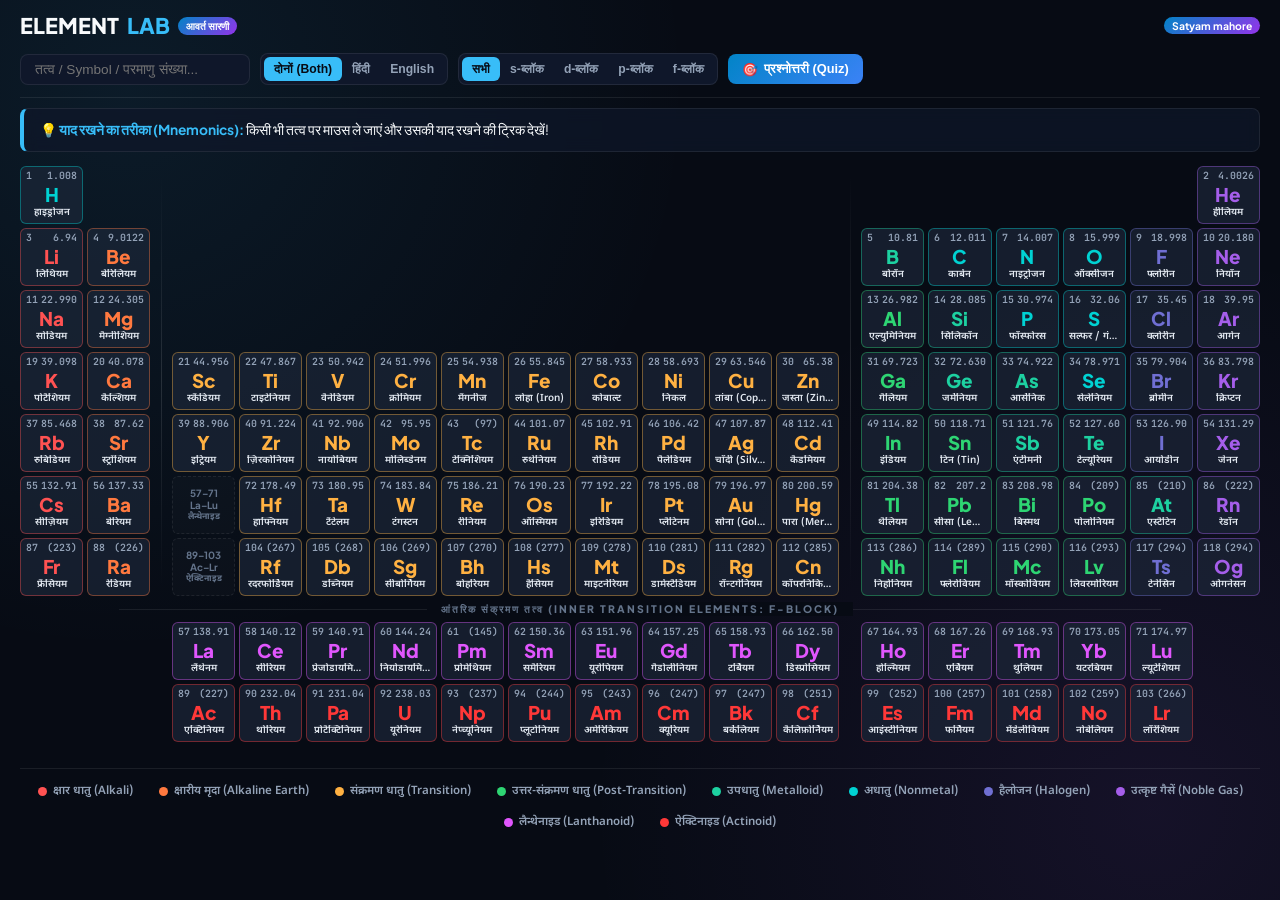
<file: index.html>
<!DOCTYPE html>
<html lang="hi">
<head>
  <meta charset="UTF-8" />
  <meta name="viewport" content="width=device-width, initial-scale=1.0" />
  <title>आवर्त सारणी — Interactive Periodic Table & Mnemonics Lab</title>
  <link rel="preconnect" href="https://fonts.googleapis.com">
  <link rel="preconnect" href="https://fonts.gstatic.com" crossorigin>
  <link href="https://fonts.googleapis.com/css2?family=Plus+Jakarta+Sans:wght@500;600;700;800&family=Noto+Sans+Devanagari:wght@500;600;700;800&family=JetBrains+Mono:wght@500;700&display=swap" rel="stylesheet">
  <link rel="stylesheet" href="style.css">
</head>
<body>

  <header>
    <div class="brand-title">
      ELEMENT<span style="color:var(--border-focus)">LAB</span>
      <span class="brand-badge">आवर्त सारणी</span>
      <span id="sat" class="brand-badge">Satyam mahore</span>
    </div>

    <div class="controls-wrapper">
      <div class="search-box">
        <input type="text" id="searchInput" placeholder="तत्व / Symbol / परमाणु संख्या..." />
      </div>

      <div class="btn-group" id="langGroup">
        <button class="btn-toggle active" data-lang="both">दोनों (Both)</button>
        <button class="btn-toggle" data-lang="hi">हिंदी</button>
        <button class="btn-toggle" data-lang="en">English</button>
      </div>

      <div class="btn-group">
        <button class="btn-toggle active" data-filter="all">सभी</button>
        <button class="btn-toggle" data-filter="s">s-ब्लॉक</button>
        <button class="btn-toggle" data-filter="d">d-ब्लॉक</button>
        <button class="btn-toggle" data-filter="p">p-ब्लॉक</button>
        <button class="btn-toggle" data-filter="f">f-ब्लॉक</button>
      </div>

      <button id="btnStartQuiz" class="quiz-btn">
        <span>🎯</span> प्रश्नोत्तरी (Quiz)
      </button>
    </div>
  </header>

  <div class="ticker-bar" id="tickerBar">
    <div id="tickerText">
      <strong>💡 याद रखने का तरीका (Mnemonics):</strong> किसी भी तत्व पर माउस ले जाएं और उसकी याद रखने की ट्रिक देखें!
    </div>
  </div>

  <main class="table-container">
    <div class="periodic-grid" id="tableGrid">
      <div class="divider-col div-s-d"></div>
      <div class="divider-col div-d-p"></div>

      <div class="f-block-banner">
        <span>आंतरिक संक्रमण तत्व (Inner Transition Elements: f-Block)</span>
      </div>
    </div>
  </main>

  <footer class="legend-bar">
    <div class="legend-chip" data-cat="cat-alkali"><span class="swatch" style="background:var(--c-alkali)"></span> क्षार धातु (Alkali)</div>
    <div class="legend-chip" data-cat="cat-alkaline"><span class="swatch" style="background:var(--c-alkaline)"></span> क्षारीय मृदा (Alkaline Earth)</div>
    <div class="legend-chip" data-cat="cat-transition"><span class="swatch" style="background:var(--c-transition)"></span> संक्रमण धातु (Transition)</div>
    <div class="legend-chip" data-cat="cat-post-transition"><span class="swatch" style="background:var(--c-post-transition)"></span> उत्तर-संक्रमण धातु (Post-Transition)</div>
    <div class="legend-chip" data-cat="cat-metalloid"><span class="swatch" style="background:var(--c-metalloid)"></span> उपधातु (Metalloid)</div>
    <div class="legend-chip" data-cat="cat-nonmetal"><span class="swatch" style="background:var(--c-nonmetal)"></span> अधातु (Nonmetal)</div>
    <div class="legend-chip" data-cat="cat-halogen"><span class="swatch" style="background:var(--c-halogen)"></span> हैलोजन (Halogen)</div>
    <div class="legend-chip" data-cat="cat-noble"><span class="swatch" style="background:var(--c-noble)"></span> उत्कृष्ट गैसें (Noble Gas)</div>
    <div class="legend-chip" data-cat="cat-lanthanoid"><span class="swatch" style="background:var(--c-lanthanoid)"></span> लैन्थेनाइड (Lanthanoid)</div>
    <div class="legend-chip" data-cat="cat-actinoid"><span class="swatch" style="background:var(--c-actinoid)"></span> ऐक्टिनाइड (Actinoid)</div>
  </footer>

  <div class="modal-overlay" id="detailModal">
    <div class="modal-card">
      <button class="btn-close" id="btnCloseModal">&times;</button>
      <div class="modal-head">
        <div class="modal-sym" id="mSym">H</div>
        <div class="modal-title">
          <h2 id="mEnName">Hydrogen</h2>
          <div class="hi-sub" id="mHiName">हाइड्रोजन</div>
          <p id="mCategory">क्षार अधातु • s-block</p>
        </div>
      </div>
      <div class="modal-info-grid">
        <div class="info-tile">
          <div class="lbl">परमाणु क्रमांक (Atomic Number)</div>
          <div class="val" id="mZ">1</div>
        </div>
        <div class="info-tile">
          <div class="lbl">परमाणु भार (Atomic Mass)</div>
          <div class="val" id="mMass">1.008 u</div>
        </div>
        <div class="info-tile">
          <div class="lbl">समूह और आवर्त (Group & Period)</div>
          <div class="val" id="mCoords">Group 1, Period 1</div>
        </div>
        <div class="info-tile">
          <div class="lbl">इलेक्ट्रॉनिक विन्यास (Configuration)</div>
          <div class="val" id="mConfig">1s¹</div>
        </div>
      </div>
      <div class="mnemonic-box">
        <strong>🧠 याद रखने का सूत्र (Mnemonic Trigger):</strong>
        <p id="mMnemonic">हेलीना की रब से फरियाद (H, Li, Na, K, Rb, Cs, Fr) — Ha-Li-Na ke rubi subi friend</p>
      </div>
    </div>
  </div>

  <div class="modal-overlay" id="quizModal">
    
    <img src="alya.png" alt="Alya" class="quiz-char alya-char">
    <img src="Luffy.png" alt="Luffy" class="quiz-char luffy-char">

    <div class="modal-card quiz-box">
      <button class="btn-close" id="btnCloseQuiz">&times;</button>
      <div class="quiz-badge">अंक (Score): <span id="quizScore">0</span> / <span id="quizTotal">0</span></div>
      <div class="quiz-q" id="quizQuestion">प्रश्न लोड हो रहा है...</div>
      <div class="quiz-grid" id="quizOptions"></div>
    </div>
  </div>

  <script src="main.js"></script>
</body>
</html>
</file>
<file: style.css>
:root {
  --bg-canvas: #070b14;
  --bg-surface: #0f172a;
  --bg-card: rgba(30, 41, 59, 0.65);
  --border-subtle: rgba(255, 255, 255, 0.08);
  --border-focus: #38bdf8;
  
  --text-main: #f8fafc;
  --text-muted: #94a3b8;
  --text-dim: #64748b;

 
  --c-alkali: #ff5252;
  --c-alkaline: #ff793f;
  --c-transition: #ffb142;
  --c-post-transition: #2ed573;
  --c-metalloid: #1dd1a1;
  --c-nonmetal: #00d2d3;
  --c-halogen: #706fd3;
  --c-noble: #a55eea;
  --c-lanthanoid: #e056fd;
  --c-actinoid: #ff3838;
  
  --font-en: 'Plus Jakarta Sans', system-ui, sans-serif;
  --font-hi: 'Noto Sans Devanagari', system-ui, sans-serif;
  --font-mono: 'JetBrains Mono', monospace;
}

* { box-sizing: border-box; margin: 0; padding: 0; }

body {
  background-color: var(--bg-canvas);
  background-image: 
    radial-gradient(circle at 10% 10%, rgba(56, 189, 248, 0.09) 0%, transparent 40%),
    radial-gradient(circle at 90% 90%, rgba(168, 85, 247, 0.09) 0%, transparent 40%);
  color: var(--text-main);
  font-family: var(--font-en);
  min-height: 100vh;
  display: flex;
  flex-direction: column;
  padding: 12px 20px;
  overflow-x: hidden;
}


header {
  display: flex;
  justify-content: space-between;
  align-items: center;
  flex-wrap: wrap;
  gap: 14px;
  padding-bottom: 12px;
  border-bottom: 1px solid var(--border-subtle);
}

.brand-title {
  font-size: 1.35rem;
  font-weight: 800;
  display: flex;
  align-items: center;
  gap: 8px;
  width: 100%;
}

#sat{
    margin-left: auto;
}

.brand-badge {
  font-size: 0.65rem;
  background: linear-gradient(135deg, #0284c7, #9333ea);
  padding: 2px 8px;
  border-radius: 999px;
  color: #fff;
  font-weight: 700;
}

.controls-wrapper {
  display: flex;
  align-items: center;
  gap: 10px;
  flex-wrap: wrap;
}

.search-box input {
  background: var(--bg-surface);
  border: 1px solid var(--border-subtle);
  color: #fff;
  padding: 7px 14px;
  border-radius: 8px;
  font-size: 0.85rem;
  width: 230px;
  outline: none;
  transition: all 0.2s;
}
.search-box input:focus {
  border-color: var(--border-focus);
  box-shadow: 0 0 10px rgba(56, 189, 248, 0.25);
}


.btn-group {
  display: flex;
  background: var(--bg-surface);
  padding: 3px;
  border-radius: 8px;
  border: 1px solid var(--border-subtle);
}
.btn-toggle {
  background: transparent;
  border: none;
  color: var(--text-muted);
  font-size: 0.76rem;
  font-weight: 600;
  padding: 5px 10px;
  border-radius: 6px;
  cursor: pointer;
  transition: all 0.15s;
}
.btn-toggle:hover { color: #fff; }
.btn-toggle.active {
  background: var(--border-focus);
  color: #070b14;
  font-weight: 700;
}

.quiz-btn {
  background: linear-gradient(135deg, #0284c7, #3b82f6);
  border: none;
  color: #fff;
  font-weight: 700;
  font-size: 0.8rem;
  padding: 7px 14px;
  border-radius: 8px;
  cursor: pointer;
  display: flex;
  align-items: center;
  gap: 6px;
  transition: transform 0.15s;
}
.quiz-btn:hover { transform: translateY(-2px); }


.ticker-bar {
  margin: 10px 0 14px 0;
  background: rgba(15, 23, 42, 0.7);
  backdrop-filter: blur(8px);
  border: 1px solid var(--border-subtle);
  border-left: 4px solid var(--border-focus);
  border-radius: 8px;
  padding: 8px 16px;
  font-size: 0.86rem;
  min-height: 44px;
  display: flex;
  align-items: center;
  justify-content: space-between;
}
.ticker-bar strong { color: var(--border-focus); }


.table-container {
  overflow-x: auto;
  padding-bottom: 10px;
}

.periodic-grid {
  display: grid;
  grid-template-columns: 
    repeat(2, minmax(52px, 1fr)) 
    14px                         
    repeat(10, minmax(52px, 1fr))
    14px                         
    repeat(6, minmax(52px, 1fr));
  grid-template-rows: repeat(7, minmax(58px, 1fr)) 18px repeat(2, minmax(58px, 1fr));
  gap: 4px;
  min-width: 1140px;
}


.divider-col {
  grid-row: 1 / 8;
  display: flex;
  align-items: center;
  justify-content: center;
}
.divider-col::after {
  content: '';
  width: 1px;
  height: 96%;
  background: linear-gradient(180deg, transparent, rgba(255,255,255,0.12), transparent);
}
.div-s-d { grid-column: 3; }
.div-d-p { grid-column: 14; }


.f-block-banner {
  grid-row: 8;
  grid-column: 1 / -1;
  display: flex;
  align-items: center;
  justify-content: center;
  position: relative;
}
.f-block-banner span {
  font-size: 0.65rem;
  text-transform: uppercase;
  letter-spacing: 2px;
  color: var(--text-dim);
  font-weight: 800;
  padding: 0 14px;
  background: var(--bg-canvas);
  z-index: 1;
}
.f-block-banner::before {
  content: '';
  position: absolute;
  left: 8%; right: 8%;
  height: 1px;
  background: var(--border-subtle);
}


.element-card {
  background: var(--bg-card);
  border: 1px solid var(--border-subtle);
  border-radius: 6px;
  padding: 4px 5px;
  display: flex;
  flex-direction: column;
  justify-content: space-between;
  cursor: pointer;
  position: relative;
  transition: transform 0.15s ease, box-shadow 0.15s ease, opacity 0.2s;
  user-select: none;
}
.element-card:hover {
  transform: translateY(-3px) scale(1.05);
  z-index: 10;
  border-color: #fff;
  box-shadow: 0 8px 18px rgba(0, 0, 0, 0.65);
}
.element-card.dimmed {
  opacity: 0.12;
  filter: grayscale(85%);
  pointer-events: none;
}

.card-meta {
  display: flex;
  justify-content: space-between;
  font-size: 0.62rem;
  font-family: var(--font-mono);
  color: var(--text-muted);
  font-weight: 600;
  line-height: 1;
}
.card-symbol {
  font-size: 1.18rem;
  font-weight: 800;
  text-align: center;
  line-height: 1.1;
  margin: 1px 0;
}
.element-card:hover .card-symbol {
  text-shadow: 0 0 10px currentColor;
}
.card-name {
  font-size: 0.58rem;
  text-align: center;
  font-weight: 600;
  white-space: nowrap;
  overflow: hidden;
  text-overflow: ellipsis;
  color: var(--text-muted);
  line-height: 1.2;
}
.card-name.hi {
  font-family: var(--font-hi);
  font-size: 0.62rem;
  color: #e2e8f0;
}


.cat-alkali           { border-color: rgba(255, 82, 82, 0.4); }
.cat-alkali .card-symbol { color: var(--c-alkali); }
.cat-alkaline         { border-color: rgba(255, 121, 63, 0.4); }
.cat-alkaline .card-symbol { color: var(--c-alkaline); }
.cat-transition       { border-color: rgba(255, 177, 66, 0.4); }
.cat-transition .card-symbol { color: var(--c-transition); }
.cat-post-transition  { border-color: rgba(46, 213, 115, 0.4); }
.cat-post-transition .card-symbol { color: var(--c-post-transition); }
.cat-metalloid        { border-color: rgba(29, 209, 161, 0.4); }
.cat-metalloid .card-symbol { color: var(--c-metalloid); }
.cat-nonmetal         { border-color: rgba(0, 210, 211, 0.4); }
.cat-nonmetal .card-symbol { color: var(--c-nonmetal); }
.cat-halogen          { border-color: rgba(112, 111, 211, 0.4); }
.cat-halogen .card-symbol { color: var(--c-halogen); }
.cat-noble            { border-color: rgba(165, 94, 234, 0.4); }
.cat-noble .card-symbol { color: var(--c-noble); }
.cat-lanthanoid       { border-color: rgba(224, 86, 253, 0.4); }
.cat-lanthanoid .card-symbol { color: var(--c-lanthanoid); }
.cat-actinoid         { border-color: rgba(255, 56, 56, 0.4); }
.cat-actinoid .card-symbol { color: var(--c-actinoid); }


.series-anchor {
  background: rgba(255, 255, 255, 0.02);
  border: 1px dashed var(--border-subtle);
  border-radius: 6px;
  display: flex;
  flex-direction: column;
  align-items: center;
  justify-content: center;
  font-size: 0.62rem;
  font-weight: 700;
  color: var(--text-dim);
  text-align: center;
  cursor: pointer;
}
.series-anchor:hover {
  border-color: #fff;
  color: #fff;
}


.legend-bar {
  display: flex;
  flex-wrap: wrap;
  justify-content: center;
  gap: 10px;
  margin-top: 16px;
  padding-top: 12px;
  border-top: 1px solid var(--border-subtle);
}
.legend-chip {
  display: flex;
  align-items: center;
  gap: 6px;
  font-size: 0.72rem;
  font-weight: 600;
  color: var(--text-muted);
  cursor: pointer;
  padding: 3px 8px;
  border-radius: 4px;
  font-family: var(--font-hi);
  transition: all 0.2s;
}
.legend-chip:hover {
  background: rgba(255, 255, 255, 0.08);
  color: #fff;
}
.swatch {
  width: 9px;
  height: 9px;
  border-radius: 50%;
}


.modal-overlay {
  position: fixed;
  inset: 0;
  background: rgba(4, 7, 14, 0.78);
  backdrop-filter: blur(8px);
  display: flex;
  align-items: center;
  justify-content: center;
  z-index: 1000;
  opacity: 0;
  pointer-events: none;
  transition: opacity 0.2s ease;
}
.modal-overlay.open {
  opacity: 1;
  pointer-events: auto;
}
.modal-card {
  background: #0f172a;
  border: 1px solid rgba(255, 255, 255, 0.12);
  border-radius: 14px;
  width: 90%;
  max-width: 500px;
  padding: 24px;
  position: relative;
  box-shadow: 0 20px 40px rgba(0, 0, 0, 0.7);
}
.btn-close {
  position: absolute;
  top: 14px;
  right: 18px;
  background: transparent;
  border: none;
  color: var(--text-dim);
  font-size: 1.5rem;
  cursor: pointer;
}
.btn-close:hover { color: #fff; }

.modal-head {
  display: flex;
  align-items: center;
  gap: 16px;
  margin-bottom: 18px;
}
.modal-sym {
  width: 60px;
  height: 60px;
  border-radius: 10px;
  display: flex;
  align-items: center;
  justify-content: center;
  font-size: 1.8rem;
  font-weight: 800;
  border: 2px solid;
}
.modal-title h2 {
  font-size: 1.5rem;
  font-weight: 800;
  line-height: 1.2;
}
.modal-title .hi-sub {
  font-family: var(--font-hi);
  font-size: 1.05rem;
  color: var(--border-focus);
  font-weight: 700;
}
.modal-title p {
  font-size: 0.8rem;
  color: var(--text-muted);
  margin-top: 2px;
}

.modal-info-grid {
  display: grid;
  grid-template-columns: 1fr 1fr;
  gap: 10px;
  margin-bottom: 16px;
}
.info-tile {
  background: rgba(255, 255, 255, 0.03);
  border: 1px solid var(--border-subtle);
  border-radius: 8px;
  padding: 8px 12px;
}
.info-tile .lbl {
  font-size: 0.68rem;
  color: var(--text-dim);
  font-family: var(--font-hi);
  font-weight: 700;
}
.info-tile .val {
  font-size: 0.95rem;
  font-weight: 700;
  font-family: var(--font-mono);
  margin-top: 2px;
}

.mnemonic-box {
  background: linear-gradient(135deg, rgba(56, 189, 248, 0.1), rgba(168, 85, 247, 0.1));
  border: 1px solid rgba(56, 189, 248, 0.3);
  border-radius: 10px;
  padding: 12px 14px;
}
.mnemonic-box strong {
  display: block;
  font-size: 0.8rem;
  color: var(--border-focus);
  margin-bottom: 4px;
  font-family: var(--font-hi);
}
.mnemonic-box p {
  font-size: 0.88rem;
  line-height: 1.4;
  color: #fff;
}


.quiz-box { text-align: center; }
.quiz-badge {
  display: inline-block;
  background: rgba(56, 189, 248, 0.15);
  color: var(--border-focus);
  padding: 4px 12px;
  border-radius: 999px;
  font-size: 0.82rem;
  font-weight: 700;
  margin-bottom: 14px;
}
.quiz-q {
  font-size: 1.25rem;
  font-weight: 700;
  margin-bottom: 18px;
  font-family: var(--font-hi);
}
.quiz-grid {
  display: grid;
  grid-template-columns: 1fr 1fr;
  gap: 10px;
}
.quiz-opt {
  background: var(--bg-card);
  border: 1px solid var(--border-subtle);
  color: #fff;
  font-size: 0.95rem;
  font-weight: 700;
  padding: 12px;
  border-radius: 8px;
  cursor: pointer;
  font-family: var(--font-hi);
  transition: all 0.15s;
}
.quiz-opt:hover {
  border-color: var(--border-focus);
  background: rgba(56, 189, 248, 0.1);
}


.modal-overlay {
  overflow: hidden; 
}


.quiz-char {
  position: absolute;
  z-index: 5;
  opacity: 0;
  pointer-events: none;
  height: auto !important;
  mix-blend-mode: screen;
}


.alya-char {
  top: 5%;
  right: 0;
  transform: translateX(150px);
  width: 30vw;
  transition: all 0.7s cubic-bezier(0.34, 1.56, 0.64, 1);
}


.luffy-char {
  bottom: 0;
  left: 0;
  transform: translateX(-150px);
  width: 40vw;
  transition: all 0.7s cubic-bezier(0.34, 1.56, 0.64, 1);
}


.modal-overlay.open .alya-char {
  opacity: 1;
  transform: translateX(0);
  transition-delay: 0.1s; 
}

.modal-overlay.open .luffy-char {
  opacity: 1;
  transform: translateX(0);
  transition-delay: 0.3s; 
}


/* Portrait Mode (Vertical) ke liye */
@media (max-width: 1000px) and (orientation: portrait) {
  .alya-char {
    width: 25vh; /* Width kam kar di taaki text par overlap na ho */
    min-width: 110px; /* Character isse zyada chota nahi hoga */
    top: 1%;
  }
  .luffy-char {
    width: 33vh; /* Width 60vw se ghatakar 32vw kar di */
    min-width: 120px;
  }
}

/* Landscape Mode (Horizontal) ke liye */
@media (max-width: 1000px) and (orientation: landscape) {
  .alya-char {
    width: 15vw; 
    min-width: 80px; /* Thoda min-width lagaya taaki gayab na ho jaye */
    top: -5%;
  }
  .luffy-char {
    width: 20vw;
    min-width: 100px;
    bottom: -5%;
  }
}
</file>
